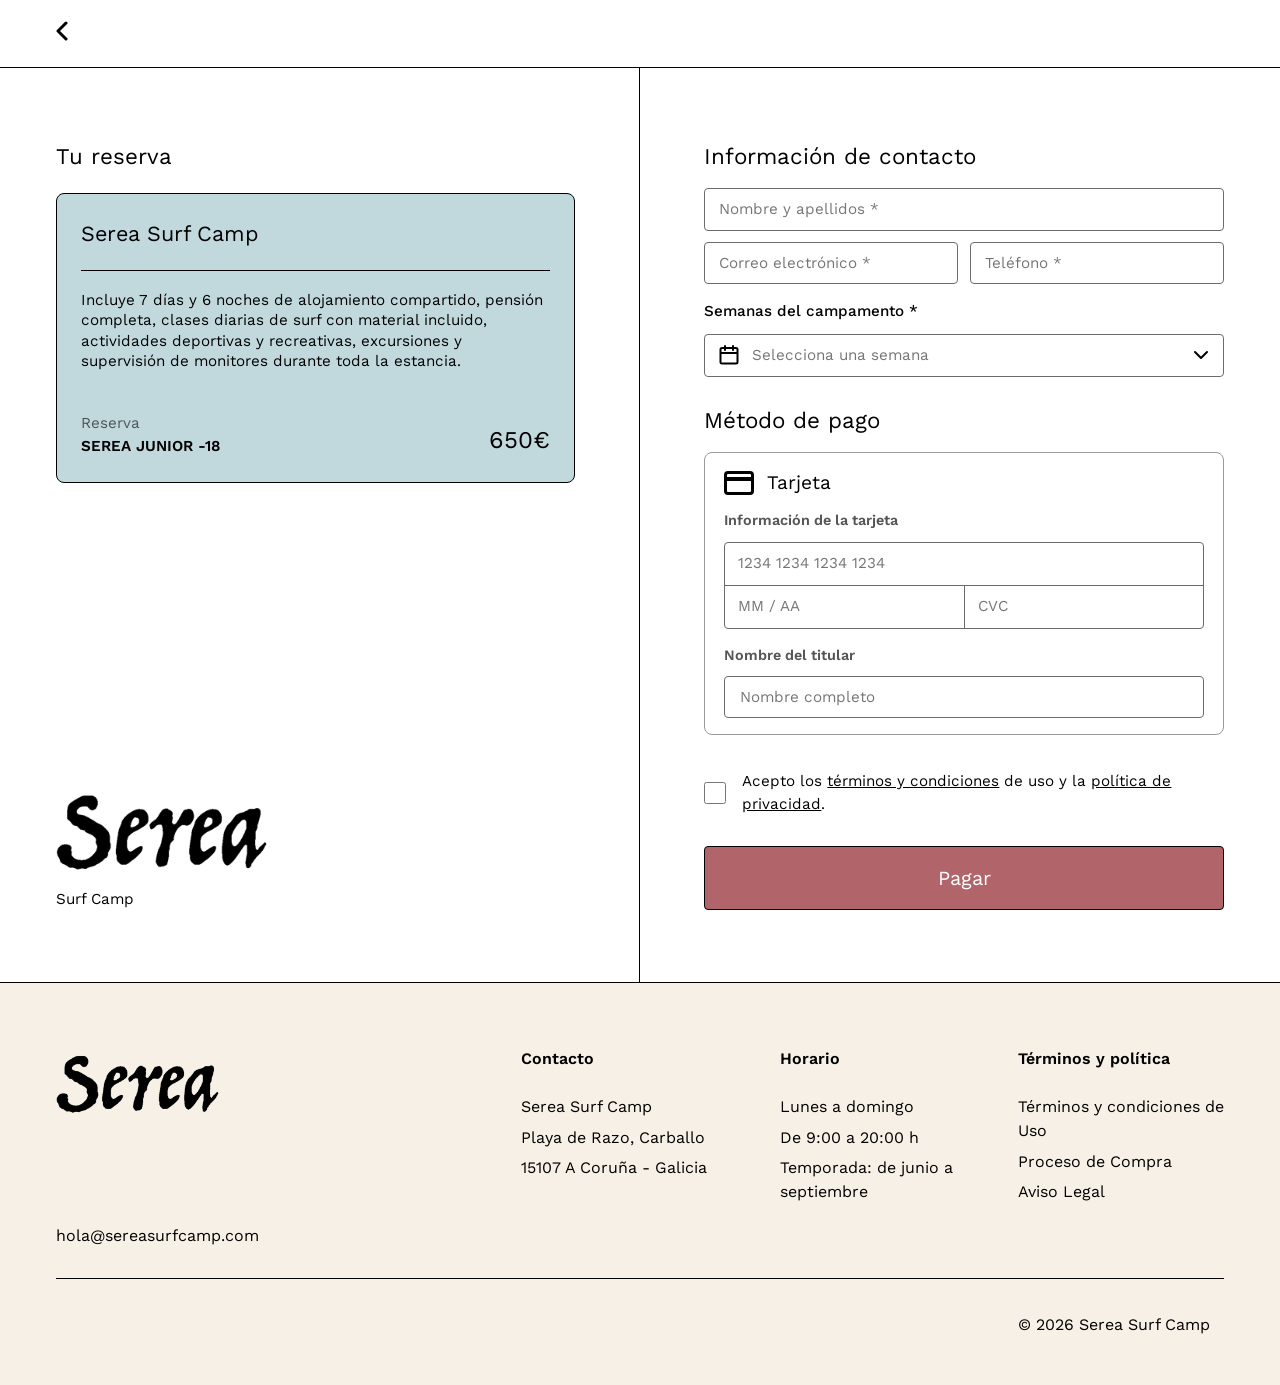
<file: compra.html>
<!DOCTYPE html>
<html lang="en">
<head>
    <meta charset="UTF-8">
    <meta name="viewport" content="width=device-width, initial-scale=1.0">
    <title>Compra</title>
    <link rel="preconnect" href="https://fonts.googleapis.com">
    <link rel="preconnect" href="https://fonts.gstatic.com" crossorigin>
    <link href="https://fonts.googleapis.com/css2?family=Work+Sans:ital,wght@0,100..900;1,100..900&display=swap" rel="stylesheet">
    <link rel="stylesheet" href="css/styles.css">
</head>

<body>

  <!-- BARRA SUPERIOR -->
  <header class="compra-barra">
    <a class="compra-barra__volver" href="tarifas.html" aria-label="Volver a tarifas">
      <svg width="12" height="20" viewBox="0 0 12 20" fill="none" xmlns="http://www.w3.org/2000/svg" aria-hidden="true">
        <path d="M10 2L2 10L10 18" stroke="currentColor" stroke-width="3" stroke-linecap="round" stroke-linejoin="round"/>
      </svg>
    </a>
  </header>

  <main class="compra">
    <!-- RESERVA -->
    <section class="reserva-col">
      <h1 class="compra__titulo">Tu reserva</h1>
      <article class="reserva reserva--junior">
        <h2 class="reserva__marca">Serea Surf Camp</h2>
        <p class="reserva__texto">Incluye 7 días y 6 noches de alojamiento compartido, pensión completa, clases diarias de surf con material incluido, actividades deportivas y recreativas, excursiones y supervisión de monitores durante toda la estancia.</p>

        <div class="reserva__pie">
          <div>
            <p class="reserva__etiqueta">Reserva</p>
            <p class="reserva__nombre">Serea Junior -18</p>
          </div>
          <p class="reserva__precio">650€</p>
        </div>
      </article>
      <div class="reserva-col__logo">
        <img src="img/logo-serea-negro.png" alt="Serea">
        <p>Surf Camp</p>
      </div>
    </section>

    <!-- FORMULARIO -->
    <section class="pago-col">
      <form class="pago" action="#">

        <h2 class="compra__titulo">Información de contacto</h2>

        <input class="campo" type="text" name="nombre" placeholder="Nombre y apellidos *" aria-label="Nombre y apellidos" required>

        <div class="pago__fila">
          <input class="campo" type="email" name="email" placeholder="Correo electrónico *" aria-label="Correo electrónico" required>
          <input class="campo" type="tel" name="telefono" placeholder="Teléfono *" aria-label="Teléfono" required>
        </div>

        <!-- SEMANAS -->
        <div class="seleccion seleccion--semanas">
          <p class="pago__etiqueta" id="semanas-etiqueta">Semanas del campamento *</p>

          <div class="semanas" id="semanas">
            <button type="button" class="semanas__boton" aria-expanded="false" aria-controls="semanas-lista" aria-labelledby="semanas-etiqueta">
              <svg width="20" height="20" viewBox="0 0 20 20" fill="none" xmlns="http://www.w3.org/2000/svg" aria-hidden="true">
                <rect x="1.5" y="3" width="17" height="15.5" rx="1.5" stroke="currentColor" stroke-width="2"/>
                <path d="M1.5 8H18.5" stroke="currentColor" stroke-width="2"/>
                <path d="M6 1V5M14 1V5" stroke="currentColor" stroke-width="2" stroke-linecap="round"/>
              </svg>
              <span class="semanas__texto">Selecciona una semana</span>
              <svg class="semanas__flecha" width="16" height="10" viewBox="0 0 16 10" fill="none" xmlns="http://www.w3.org/2000/svg" aria-hidden="true">
                <path d="M2 2L8 8L14 2" stroke="currentColor" stroke-width="2" stroke-linecap="round" stroke-linejoin="round"/>
              </svg>
            </button>
            <div class="semanas__lista" id="semanas-lista">
              <label class="semanas__opcion">
                <input type="checkbox" name="semanas" value="Semana 1 · 22-28 jun">
                <span>Semana 1</span>
                <span class="semanas__fechas">22 - 28 de junio</span>
              </label>
              <label class="semanas__opcion">
                <input type="checkbox" name="semanas" value="Semana 2 · 13-19 jul">
                <span>Semana 2</span>
                <span class="semanas__fechas">13 - 19 de julio</span>
              </label>
              <label class="semanas__opcion">
                <input type="checkbox" name="semanas" value="Semana 3 · 10-16 ago">
                <span>Semana 3</span>
                <span class="semanas__fechas">10 - 16 de agosto</span>
              </label>
              <label class="semanas__opcion">
                <input type="checkbox" name="semanas" value="Semana 4 · 7-13 sep">
                <span>Semana 4</span>
                <span class="semanas__fechas">7 - 13 de septiembre</span>
              </label>
            </div>
          </div>
        </div>

        <!-- DÍA -->
        <div class="seleccion seleccion--dia">
          <label class="pago__etiqueta" for="dia">Día de la jornada *</label>
          <input class="campo" type="date" id="dia" name="dia" min="2027-06-01" max="2027-09-30">
        </div>

        <h2 class="compra__titulo compra__titulo--pago">Método de pago</h2>
        
        <!-- TARJETA -->
        <div class="tarjeta">
          <p class="tarjeta__titulo">
            <svg width="30" height="24" viewBox="0 0 30 24" fill="none" xmlns="http://www.w3.org/2000/svg" aria-hidden="true">
              <rect x="1.5" y="1.5" width="27" height="21" rx="2.5" stroke="currentColor" stroke-width="3"/>
              <rect x="1.5" y="6" width="27" height="4" fill="currentColor"/>
            </svg>
            Tarjeta
          </p>

          <label class="tarjeta__etiqueta" for="numero">Información de la tarjeta</label>
          <div class="tarjeta__campos">
            <input class="tarjeta__numero" type="text" id="numero" name="numero" placeholder="1234 1234 1234 1234" inputmode="numeric" autocomplete="cc-number" required>
            <div class="tarjeta__fila">
              <input type="text" name="caducidad" placeholder="MM / AA" aria-label="Caducidad" autocomplete="cc-exp" required>
              <input type="text" name="cvc" placeholder="CVC" aria-label="CVC" inputmode="numeric" autocomplete="cc-csc" required>
            </div>
          </div>

          <label class="tarjeta__etiqueta" for="titular">Nombre del titular</label>
          <input class="campo campo--tarjeta" type="text" id="titular" name="titular" placeholder="Nombre completo" autocomplete="cc-name" required>
        </div>

        <!-- TÉRMINOS Y PAGAR -->
        <label class="acepto">
          <input type="checkbox" name="acepto" required>
          <span>Acepto los <a href="#">términos y condiciones</a> de uso y la <a href="#">política de privacidad</a>.</span>
        </label>

        <button class="pagar" type="submit">Pagar</button>

      </form>
    </section>

  </main>

  <!-- FOOTER -->
  <footer class="footer">
    <div class="footer__arriba">
      <div class="footer__marca">
        <img class="footer__logo" src="img/logo-serea-negro.png" alt="Serea Surf Camp">
        <a class="footer__email" href="mailto:hola@sereasurfcamp.com">hola@sereasurfcamp.com</a>
      </div>

      <div class="footer__col">
        <h2 class="footer__titulo">Contacto</h2>
        <ul class="footer__lista">
          <li>Serea Surf Camp</li>
          <li>Playa de Razo, Carballo</li>
          <li>15107 A Coruña - Galicia</li>
        </ul>
      </div>

      <div class="footer__col">
        <h2 class="footer__titulo">Horario</h2>
        <ul class="footer__lista">
          <li>Lunes a domingo</li>
          <li>De 9:00 a 20:00 h</li>
          <li>Temporada: de junio a septiembre</li>
        </ul>
      </div>

      <div class="footer__col">
        <h2 class="footer__titulo">Términos y política</h2>
        <ul class="footer__lista">
          <li><a href="#">Términos y condiciones de Uso</a></li>
          <li><a href="#">Proceso de Compra</a></li>
          <li><a href="#">Aviso Legal</a></li>
        </ul>
      </div>
    </div>

    <div class="footer__abajo">
      <p class="footer__copy">© 2026 Serea Surf Camp</p>
    </div>
  </footer>

  <!-- MODAL -->
  <div class="modal" id="modal">
    <div class="modal__caja" role="dialog" aria-modal="true" aria-labelledby="modal-titulo">
      <button type="button" class="modal__cerrar" aria-label="Cerrar">×</button>

      <h2 class="modal__titulo" id="modal-titulo">Reserva Confirmada</h2>
      <p class="modal__texto">Gracias, <span id="modal-nombre"></span> ¡Nos vemos pronto en Serea!</p>

      <dl class="modal__resumen">
        <div>
          <dt>Tarifa</dt>
          <dd id="modal-tarifa"></dd>
        </div>
        <div>
          <dt id="modal-etiqueta">Semana</dt>
          <dd id="modal-semanas"></dd>
        </div>
        <div>
          <dt>Total</dt>
          <dd id="modal-precio"></dd>
        </div>
      </dl>

      <a class="modal__boton" href="index.html">Volver al inicio</a>
    </div>
  </div>

  <!-- SCRIPTS -->
  <!-- jQuery  -->
  <script src="https://code.jquery.com/jquery-3.7.1.min.js"></script>
  <!-- MI SCRIPT  -->
  <script src="js/compra.js"></script>
</body>
</file>
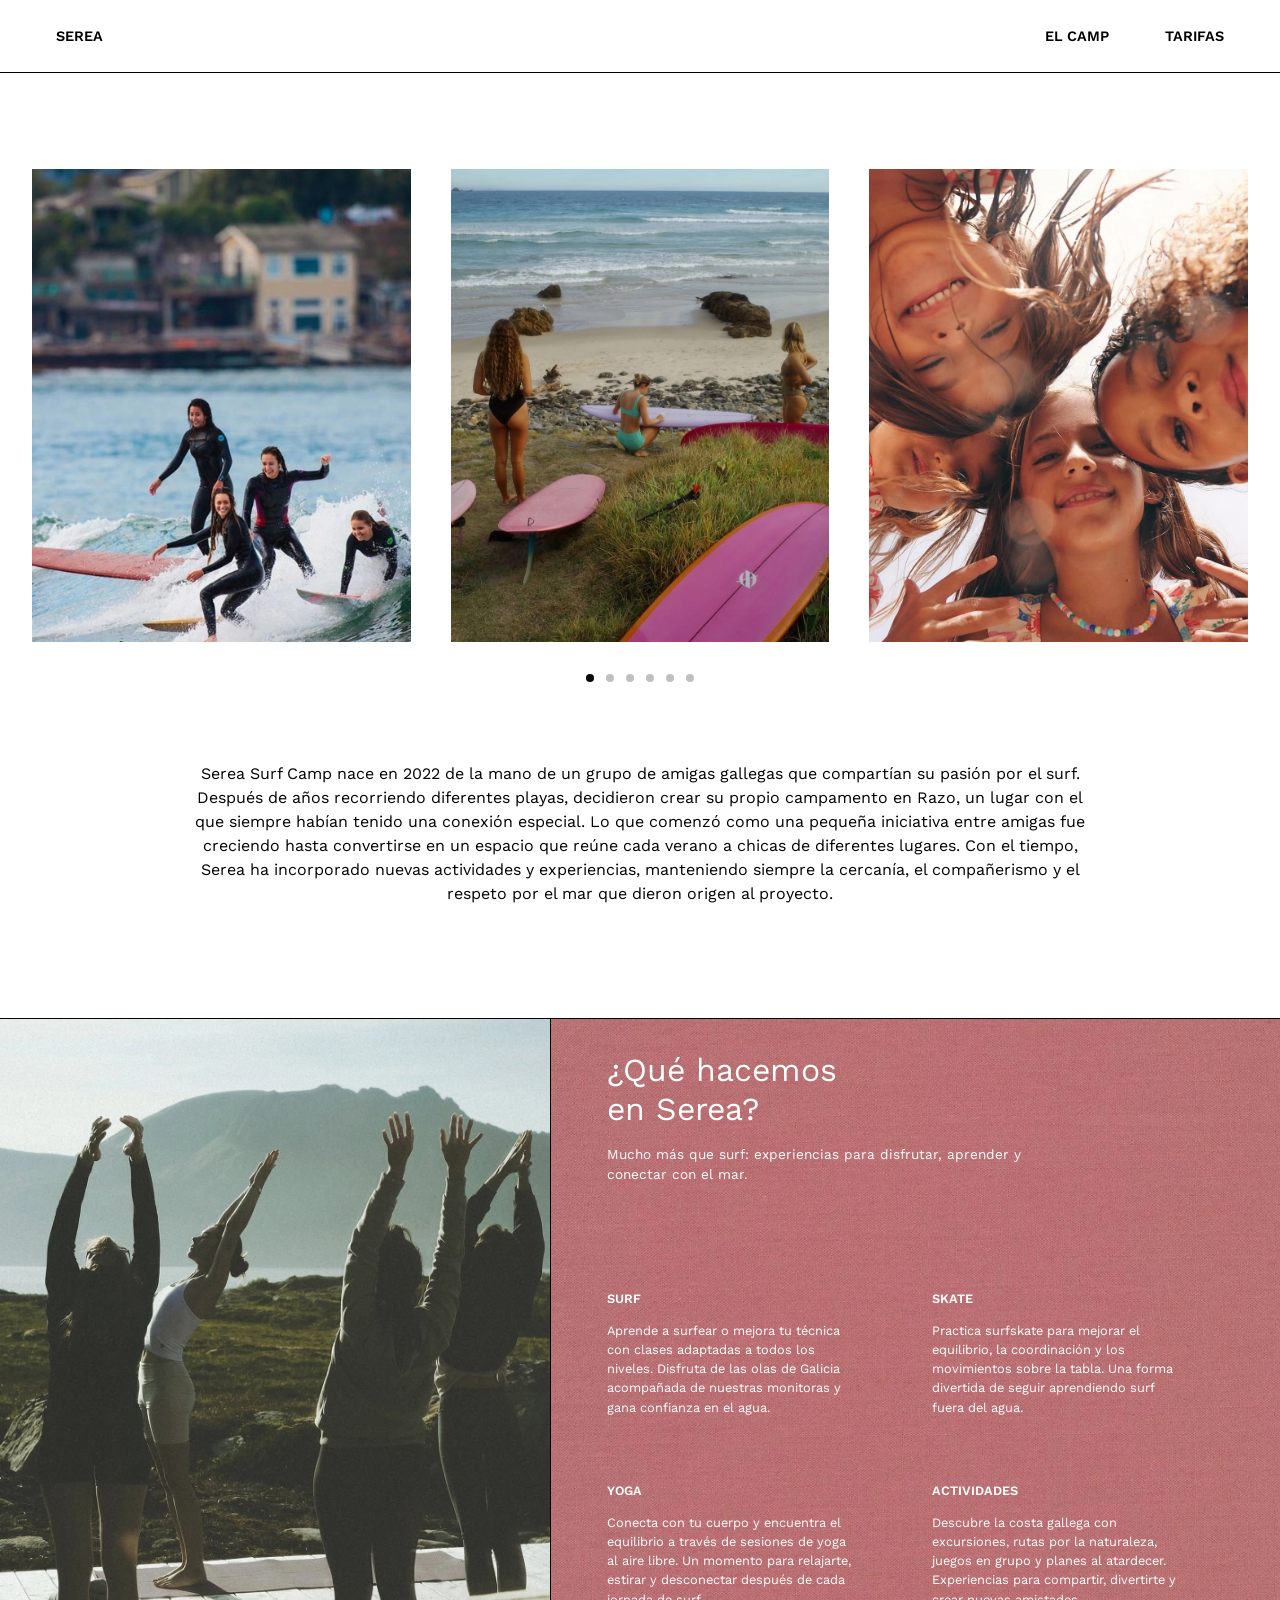
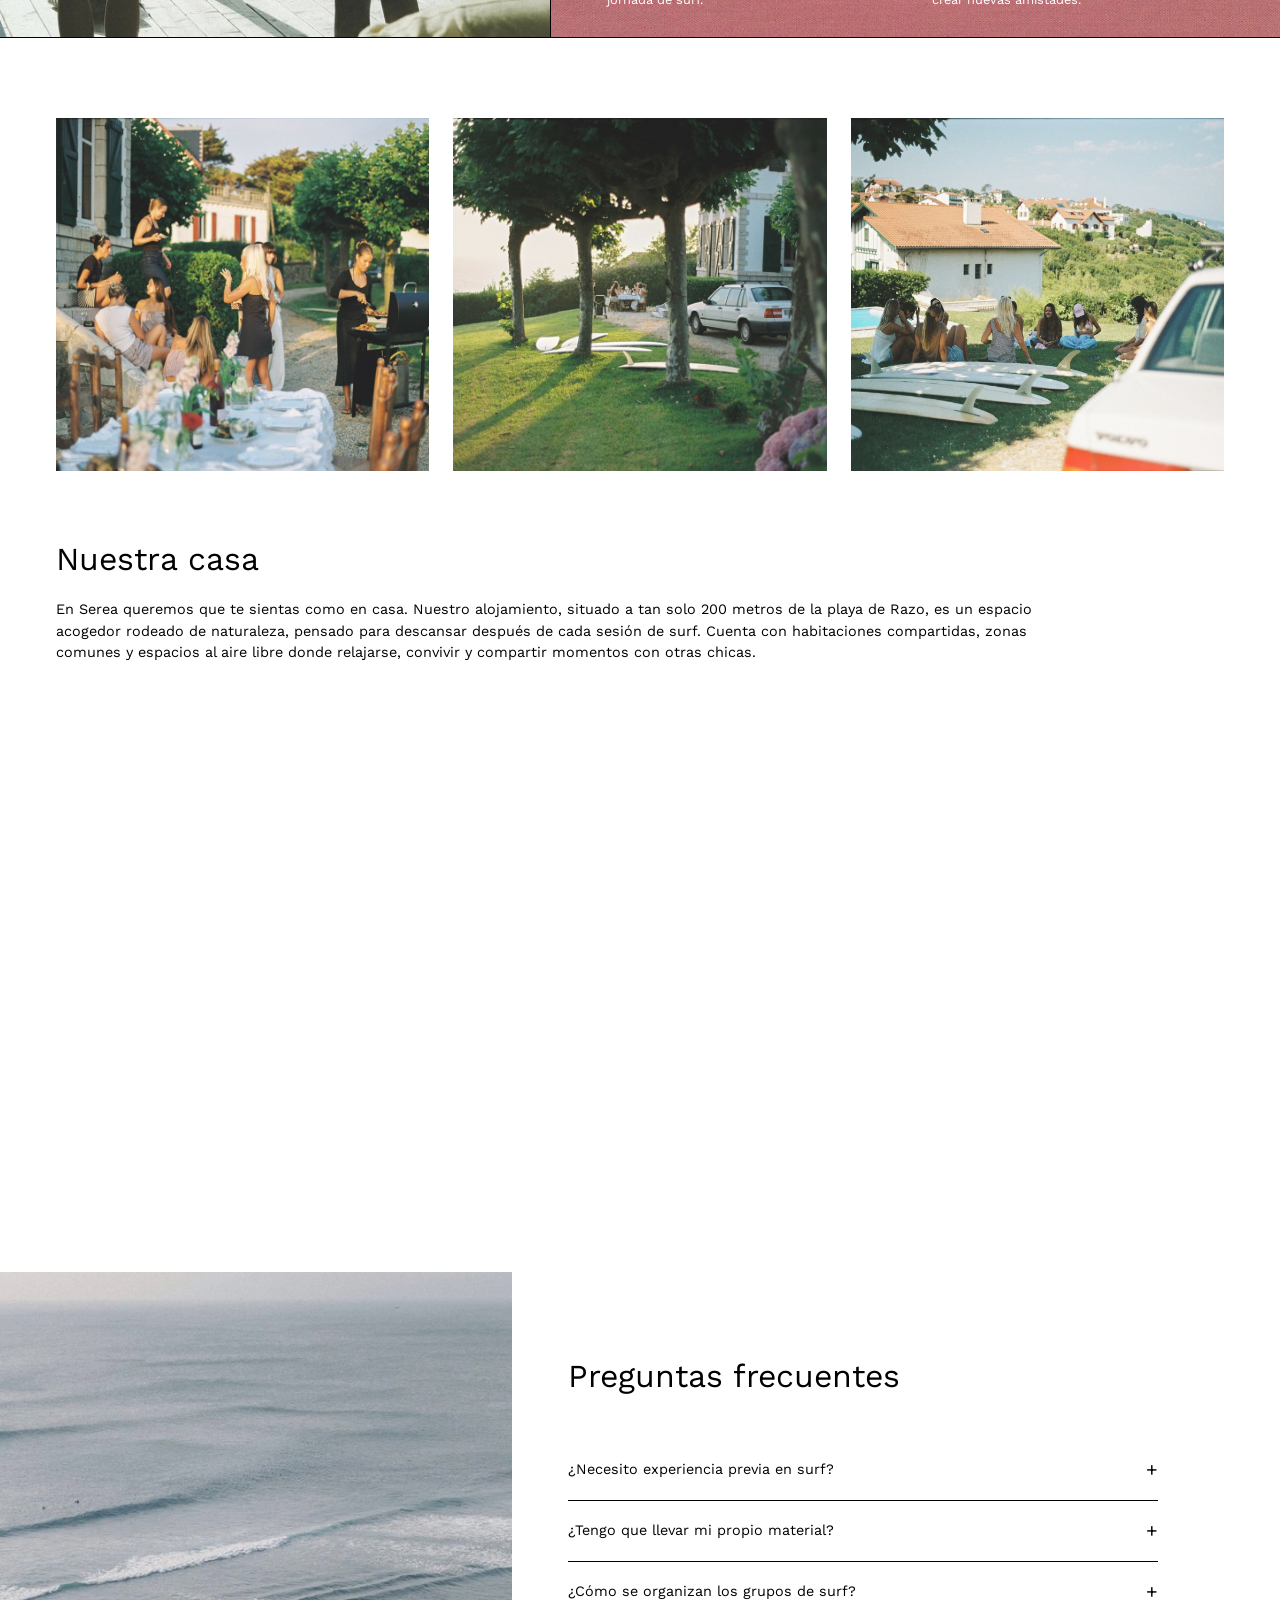
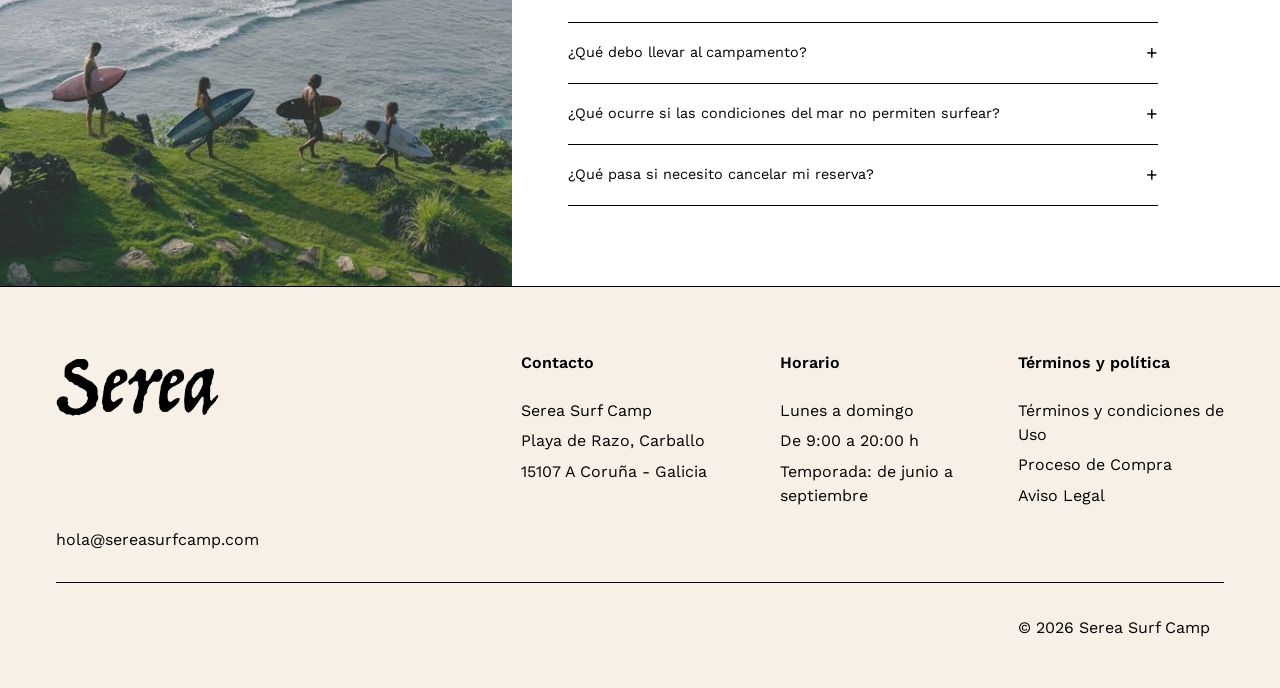
<file: el-camp.html>
<!DOCTYPE html>
<html lang="en">
<head>
    <meta charset="UTF-8">
    <meta name="viewport" content="width=device-width, initial-scale=1.0">
    <title>El Camp</title>
    <link rel="preconnect" href="https://fonts.googleapis.com">
    <link rel="preconnect" href="https://fonts.gstatic.com" crossorigin>
    <link href="https://fonts.googleapis.com/css2?family=Work+Sans:ital,wght@0,100..900;1,100..900&display=swap" rel="stylesheet">
    <!-- AOS  -->
    <link href="https://unpkg.com/aos@2.3.1/dist/aos.css" rel="stylesheet">
    <link rel="stylesheet" href="css/styles.css">
</head>

<body>
  <!-- HEADER  -->
  <header class="header">
    <div class="header__barra">
      <a class="header__logo" href="index.html">Serea</a>
      <button class="header__boton" type="button" aria-label="Abrir menú">
        <span></span>
        <span></span>
        <span></span>
      </button>
    </div>
    <nav class="header__nav">
      <ul class="header__lista">
        <li><a class="header__link" href="el-camp.html">El camp</a></li>
        <li><a class="header__link" href="tarifas.html">Tarifas</a></li>
      </ul>
    </nav>
  </header>

  <main>
    <!-- CARRUSEL -->
    <section class="carrusel">
      <div class="carrusel__ventana">
        <div class="carrusel__pista">
          <img class="carrusel__foto" src="img/carrusel-1.jpg" alt="Chicas surfeando una ola">
          <img class="carrusel__foto" src="img/carrusel-2.jpg" alt="Playa con tablas de surf rosas">
          <img class="carrusel__foto" src="img/carrusel-3.jpg" alt="Dos chicas sonriendo tumbadas en el césped">
          <img class="carrusel__foto" src="img/carrusel-4.jpg" alt="Chica agachada junto a una tabla blanca">
          <img class="carrusel__foto" src="img/carrusel-5.jpg" alt="Chicas patinando en un parque">
          <img class="carrusel__foto" src="img/carrusel-6.jpg" alt="Chicas haciendo un picnic sobre el césped">
        </div>
      </div>
      <div class="carrusel__puntos"></div>
    </section>

    <!-- INTRODUCCIÓN  -->
    <section class="camp-intro">
      <p class="camp-intro__texto" data-aos="fade-up">Serea Surf Camp nace en 2022 de la mano de un grupo de amigas gallegas que compartían su pasión por el surf. Después de años recorriendo diferentes playas, decidieron crear su propio campamento en Razo, un lugar con el que siempre habían tenido una conexión especial. Lo que comenzó como una pequeña iniciativa entre amigas fue creciendo hasta convertirse en un espacio que reúne cada verano a chicas de diferentes lugares. Con el tiempo, Serea ha incorporado nuevas actividades y experiencias, manteniendo siempre la cercanía, el compañerismo y el respeto por el mar que dieron origen al proyecto.</p>
    </section>

    <!-- ACTIVIDADES    -->
    <section class="actividades">
      <img class="actividades__foto" src="img/que-hacemos.jpg" alt="Chicas haciendo yoga frente al mar">

      <div class="actividades__panel">
        <h2 class="actividades__titulo">¿Qué hacemos<br>en Serea?</h2>
        <p class="actividades__intro">Mucho más que surf: experiencias para disfrutar, aprender y conectar con el mar.</p>

        <div class="actividades__lista">
          <article class="actividad">
            <h3 class="actividad__titulo">Surf</h3>
            <p class="actividad__texto">Aprende a surfear o mejora tu técnica con clases adaptadas a todos los niveles. Disfruta de las olas de Galicia acompañada de nuestras monitoras y gana confianza en el agua.</p>
          </article>

          <article class="actividad">
            <h3 class="actividad__titulo">Skate</h3>
            <p class="actividad__texto">Practica surfskate para mejorar el equilibrio, la coordinación y los movimientos sobre la tabla. Una forma divertida de seguir aprendiendo surf fuera del agua.</p>
          </article>

          <article class="actividad">
            <h3 class="actividad__titulo">Yoga</h3>
            <p class="actividad__texto">Conecta con tu cuerpo y encuentra el equilibrio a través de sesiones de yoga al aire libre. Un momento para relajarte, estirar y desconectar después de cada jornada de surf.</p>
          </article>

          <article class="actividad">
            <h3 class="actividad__titulo">Actividades</h3>
            <p class="actividad__texto">Descubre la costa gallega con excursiones, rutas por la naturaleza, juegos en grupo y planes al atardecer. Experiencias para compartir, divertirte y crear nuevas amistades.</p>
          </article>
        </div>
      </div>
    </section>

    <!-- NUESTRA CASA  -->
    <section class="casa">
      <div class="casa__fotos">
        <img class="casa__foto" data-aos="fade-up" data-aos-delay="0" src="img/casa-1.jpg" alt="Mesa preparada en el jardín de la casa">
        <img class="casa__foto" data-aos="fade-up" data-aos-delay="200" src="img/casa-2.jpg" alt="Jardín de la casa con árboles y un coche">
        <img class="casa__foto" data-aos="fade-up" data-aos-delay="400" src="img/casa-3.jpg" alt="Chicas sentadas en el césped junto a las tablas de surf">
      </div>

      <h2 class="casa__titulo" data-aos="fade-up">Nuestra casa</h2>
      <p class="casa__texto" data-aos="fade-up" data-aos-delay="150">En Serea queremos que te sientas como en casa. Nuestro alojamiento, situado a tan solo 200 metros de la playa de Razo, es un espacio acogedor rodeado de naturaleza, pensado para descansar después de cada sesión de surf. Cuenta con habitaciones compartidas, zonas comunes y espacios al aire libre donde relajarse, convivir y compartir momentos con otras chicas.</p>
    </section>

    <!-- MAPA -->
    <section class="mapa">
      <iframe
        class="mapa__iframe"
       src="https://www.google.com/maps?q=43.2860,-8.7080&z=18&output=embed"
       title="Ubicación de Serea Surf Camp"
       loading="lazy"
      referrerpolicy="no-referrer-when-downgrade"
       allowfullscreen>
      </iframe>
    </section>

    <!-- PREGUNTAS FRECUENTES -->
    <section class="faq">
      <img class="faq__foto" src="img/faq.jpg" alt="Chicas con tablas de surf sobre un acantilado verde">

      <div class="faq__contenido">
        <h2 class="faq__titulo">Preguntas frecuentes</h2>

        <div class="faq__item">
          <button type="button" class="faq__pregunta">¿Necesito experiencia previa en surf?</button>
          <div class="faq__respuesta">
            <p>¡Para nada! En Serea damos la bienvenida a chicas de todos los niveles, desde principiantes hasta quienes ya tienen experiencia. Adaptamos las clases para que cada una aprenda a su ritmo.</p>
          </div>
        </div>

        <div class="faq__item">
          <button type="button" class="faq__pregunta">¿Tengo que llevar mi propio material?</button>
          <div class="faq__respuesta">
            <p>No es necesario. Nosotras te proporcionamos todo el material que necesitas para las clases, incluyendo tabla de surf y neopreno. ¡Tú solo tienes que traer las ganas!</p>
          </div>
        </div>

        <div class="faq__item">
          <button type="button" class="faq__pregunta">¿Cómo se organizan los grupos de surf?</button>
          <div class="faq__respuesta">
            <p>Organizamos los grupos según el nivel y la experiencia de cada participante. Así conseguimos que todas disfruten de las clases y aprendan de forma segura y personalizada.</p>
          </div>
        </div>

        <div class="faq__item">
          <button type="button" class="faq__pregunta">¿Qué debo llevar al campamento?</button>
          <div class="faq__respuesta">
            <p>Te recomendamos traer bañador, toalla, protector solar, ropa cómoda, zapatillas y tus artículos personales. Del material de surf nos encargamos nosotras.</p>
          </div>
        </div>

        <div class="faq__item">
          <button type="button" class="faq__pregunta">¿Qué ocurre si las condiciones del mar no permiten surfear?</button>
          <div class="faq__respuesta">
            <p>¡Siempre tenemos un plan B! Si las condiciones no son adecuadas, adaptamos la programación con actividades como yoga, skate, excursiones y otros planes en grupo.</p>
          </div>
        </div>

        <div class="faq__item">
          <button type="button" class="faq__pregunta">¿Qué pasa si necesito cancelar mi reserva?</button>
          <div class="faq__respuesta">
            <p>Si necesitas cancelar tu reserva, ponte en contacto con nosotras lo antes posible. Te informaremos de las opciones disponibles según la antelación y las condiciones de cancelación de tu tarifa.</p>
          </div>
        </div>
      </div>
    </section>

  </main>

  <!-- FOOTER  -->
  <footer class="footer">
    <div class="footer__arriba">
      <div class="footer__marca">
        <img class="footer__logo" src="img/logo-serea-negro.png" alt="Serea Surf Camp">
        <a class="footer__email" href="mailto:hola@sereasurfcamp.com">hola@sereasurfcamp.com</a>
      </div>

      <div class="footer__col">
        <h2 class="footer__titulo">Contacto</h2>
        <ul class="footer__lista">
          <li>Serea Surf Camp</li>
          <li>Playa de Razo, Carballo</li>
          <li>15107 A Coruña - Galicia</li>
        </ul>
      </div>

      <div class="footer__col">
        <h2 class="footer__titulo">Horario</h2>
        <ul class="footer__lista">
          <li>Lunes a domingo</li>
          <li>De 9:00 a 20:00 h</li>
          <li>Temporada: de junio a septiembre</li>
        </ul>
      </div>

      <div class="footer__col">
        <h2 class="footer__titulo">Términos y política</h2>
        <ul class="footer__lista">
          <li><a href="#">Términos y condiciones de Uso</a></li>
          <li><a href="#">Proceso de Compra</a></li>
          <li><a href="#">Aviso Legal</a></li>
        </ul>
      </div>
    </div>

    <div class="footer__abajo">
      <p class="footer__copy">© 2026 Serea Surf Camp</p>
    </div>
  </footer>

  <!-- SCRIPTS -->
  <!-- jQuery   -->
  <script src="https://code.jquery.com/jquery-3.7.1.min.js"></script>
  <!-- AOS  -->
   <script src="https://unpkg.com/aos@2.3.1/dist/aos.js"></script>
  <!-- MI SCRIPT -->
  <script src="js/script.js"></script>
  <script src="js/carrusel.js"></script>
  <script src="js/faq.js"></script>    
</body>
</html>
</file>
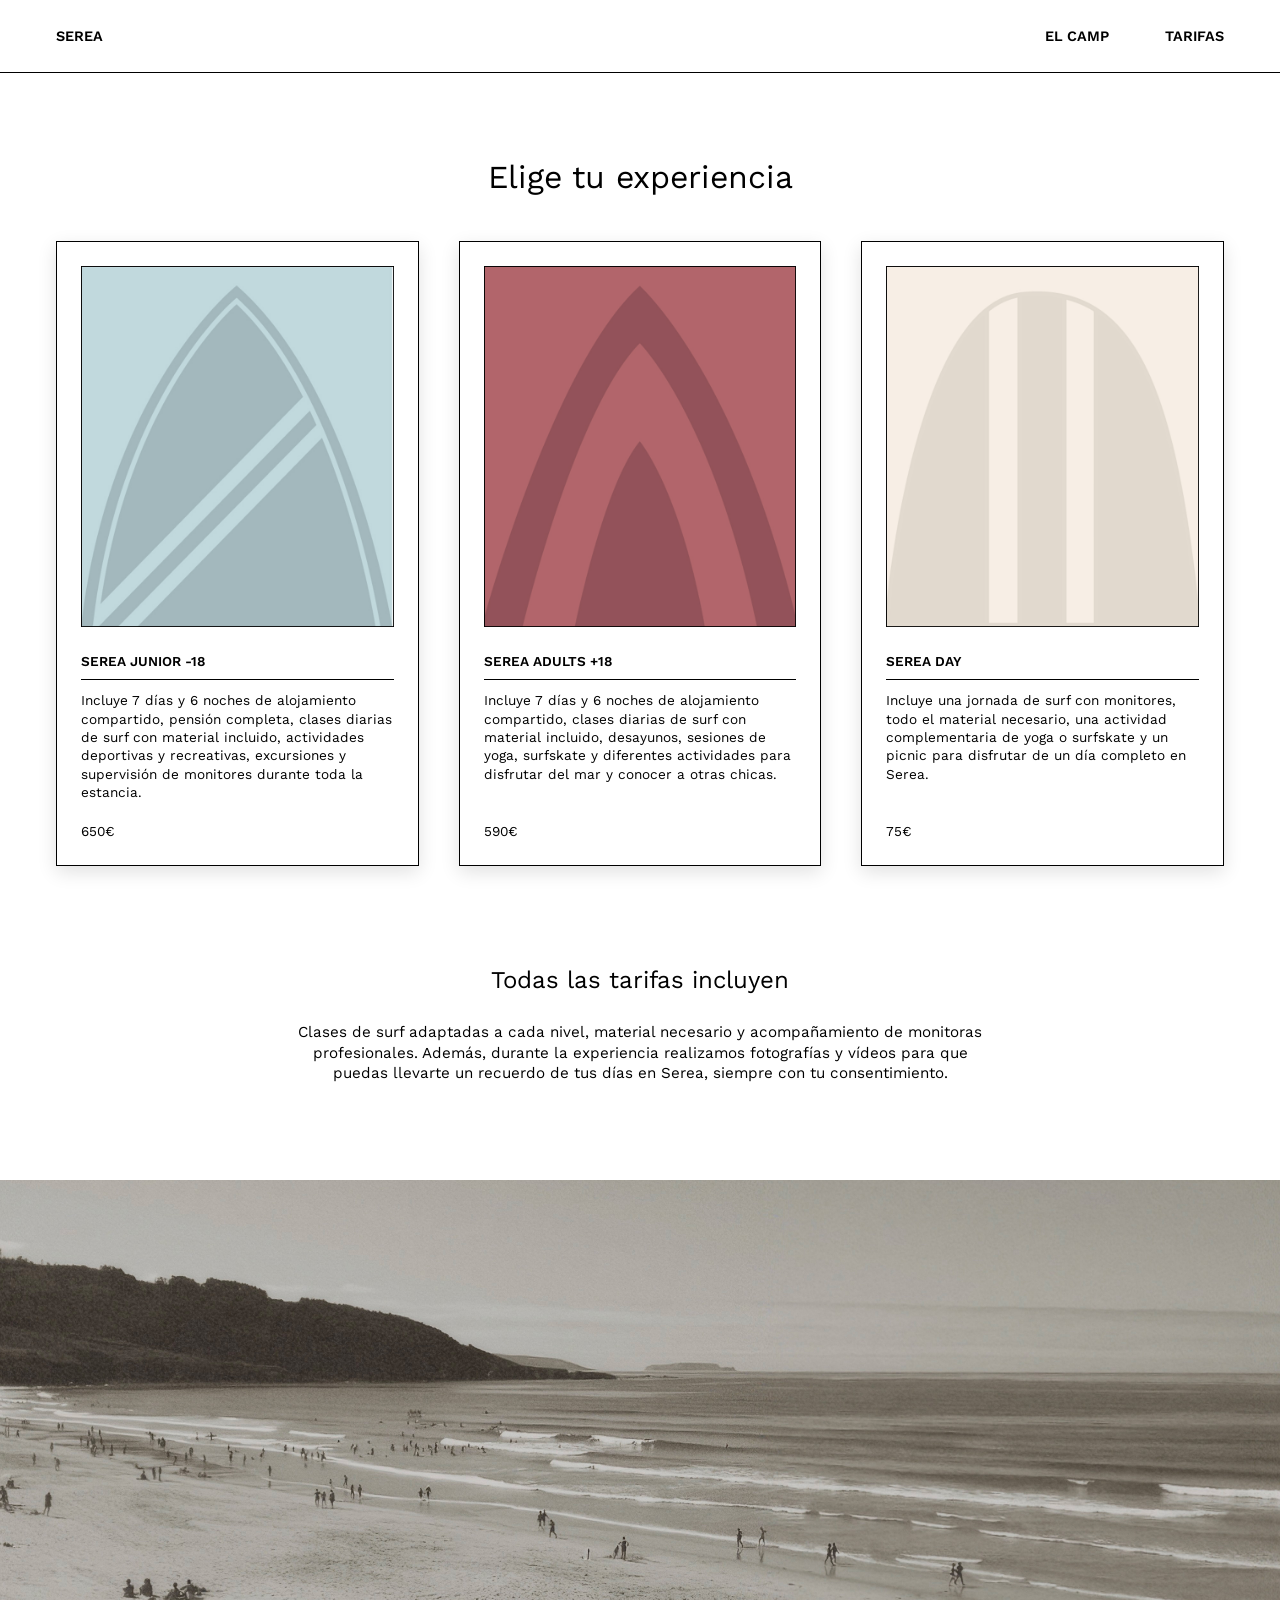
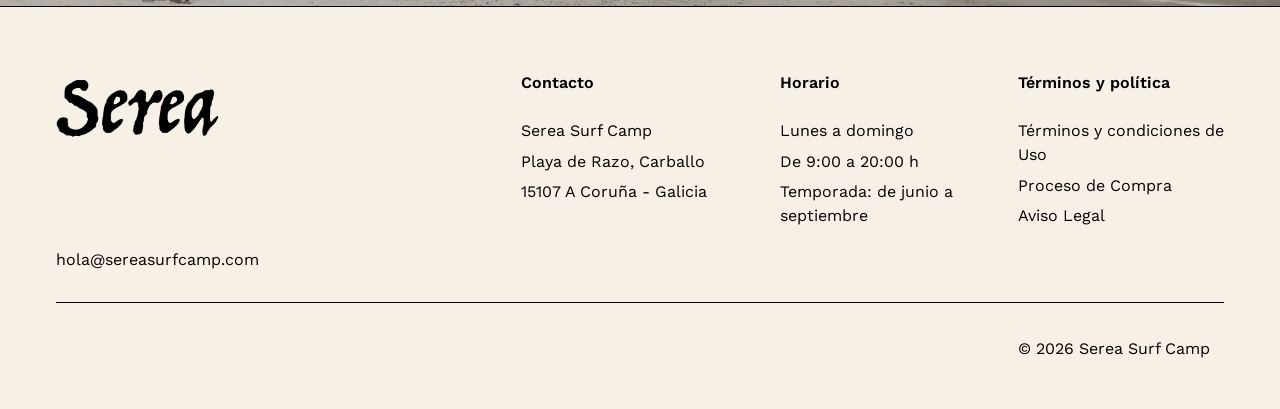
<file: tarifas.html>
<!DOCTYPE html>
<html lang="en">
<head>
    <meta charset="UTF-8">
    <meta name="viewport" content="width=device-width, initial-scale=1.0">
    <title>Tarifas</title>
    <link rel="preconnect" href="https://fonts.googleapis.com">
    <link rel="preconnect" href="https://fonts.gstatic.com" crossorigin>
    <link href="https://fonts.googleapis.com/css2?family=Work+Sans:ital,wght@0,100..900;1,100..900&display=swap" rel="stylesheet">
    <!-- AOS  -->
    <link href="https://unpkg.com/aos@2.3.1/dist/aos.css" rel="stylesheet">
    <link rel="stylesheet" href="css/styles.css">
</head>

<body>
  <!-- HEADER  -->
  <header class="header">
    <div class="header__barra">
      <a class="header__logo" href="index.html">Serea</a>
      <button class="header__boton" type="button" aria-label="Abrir menú">
        <span></span>
        <span></span>
        <span></span>
      </button>
    </div>
    <nav class="header__nav">
      <ul class="header__lista">
        <li><a class="header__link" href="el-camp.html">El camp</a></li>
        <li><a class="header__link" href="tarifas.html">Tarifas</a></li>
      </ul>
    </nav>
  </header>

  <main>
    <!-- TARIFAS -->
    <section class="tarifas">
      <h1 class="tarifas__titulo">Elige tu experiencia</h1>
      <div class="tarifas__lista">
        <a class="tarifa" href="compra.html?tarifa=junior">
          <img class="tarifa__foto" src="img/tarifa-junior.jpg" alt="Ilustración de una tabla de surf en azul">
          <h2 class="tarifa__nombre">Serea Junior -18</h2>
          <p class="tarifa__texto">Incluye 7 días y 6 noches de alojamiento compartido, pensión completa, clases diarias de surf con material incluido, actividades deportivas y recreativas, excursiones y supervisión de monitores durante toda la estancia.</p>
          <p class="tarifa__precio">650€</p>
        </a>

        <a class="tarifa" href="compra.html?tarifa=adults">
          <img class="tarifa__foto" src="img/tarifa-adults.jpg" alt="Ilustración de una tabla de surf en rosa">
          <h2 class="tarifa__nombre">Serea Adults +18</h2>
          <p class="tarifa__texto">Incluye 7 días y 6 noches de alojamiento compartido, clases diarias de surf con material incluido, desayunos, sesiones de yoga, surfskate y diferentes actividades para disfrutar del mar y conocer a otras chicas.</p>
          <p class="tarifa__precio">590€</p>
        </a>

        <a class="tarifa" href="compra.html?tarifa=day">
          <img class="tarifa__foto" src="img/tarifa-day.jpg" alt="Ilustración de una tabla de surf en crema">
          <h2 class="tarifa__nombre">Serea Day</h2>
          <p class="tarifa__texto">Incluye una jornada de surf con monitores, todo el material necesario, una actividad complementaria de yoga o surfskate y un picnic para disfrutar de un día completo en Serea.</p>
          <p class="tarifa__precio">75€</p>
        </a>
      </div>
    </section>

    <!-- TODAS LAS TARIFAS INCLUYEN -->
    <section class="incluye" data-aos="fade-up">
      <h2 class="incluye__titulo">Todas las tarifas incluyen</h2>
      <p class="incluye__texto">Clases de surf adaptadas a cada nivel, material necesario y acompañamiento de monitoras profesionales. Además, durante la experiencia realizamos fotografías y vídeos para que puedas llevarte un recuerdo de tus días en Serea, siempre con tu consentimiento.</p>
    </section>

    <!-- FOTO PLAYA -->
    <img class="tarifas-playa" src="img/tarifas-playa.jpg" alt="Vista de la playa de Razo en blanco y negro">
  </main>

  <!-- FOOTER -->
  <footer class="footer">
    <div class="footer__arriba">
      <div class="footer__marca">
        <img class="footer__logo" src="img/logo-serea-negro.png" alt="Serea Surf Camp">
        <a class="footer__email" href="mailto:hola@sereasurfcamp.com">hola@sereasurfcamp.com</a>
      </div>

      <div class="footer__col">
        <h2 class="footer__titulo">Contacto</h2>
        <ul class="footer__lista">
          <li>Serea Surf Camp</li>
          <li>Playa de Razo, Carballo</li>
          <li>15107 A Coruña - Galicia</li>
        </ul>
      </div>

      <div class="footer__col">
        <h2 class="footer__titulo">Horario</h2>
        <ul class="footer__lista">
          <li>Lunes a domingo</li>
          <li>De 9:00 a 20:00 h</li>
          <li>Temporada: de junio a septiembre</li>
        </ul>
      </div>

      <div class="footer__col">
        <h2 class="footer__titulo">Términos y política</h2>
        <ul class="footer__lista">
          <li><a href="#">Términos y condiciones de Uso</a></li>
          <li><a href="#">Proceso de Compra</a></li>
          <li><a href="#">Aviso Legal</a></li>
        </ul>
      </div>
    </div>

    <div class="footer__abajo">
      <p class="footer__copy">© 2026 Serea Surf Camp</p>
    </div>
  </footer>

  <!-- SCRIPTS  -->
  <!-- jQuery  -->
  <script src="https://code.jquery.com/jquery-3.7.1.min.js"></script>
  <!-- AOS  -->
  <script src="https://unpkg.com/aos@2.3.1/dist/aos.js"></script>
  <!-- MI SCRIPT -->
  <script src="js/script.js"></script>
</body>
</html>
</file>
<file: css/styles.css>
/* GENERAL  */
:root {
  --color-texto: #000000;
  --color-fondo: #ffffff;
  --color-azul: #c1d8dd;
  --color-rosa: #b1656a;
  --color-rosa-oscuro: #8f4f54;
  --color-crema: #f7f0e6;
  --fuente: "Work Sans", Arial, sans-serif;
  --margen-lateral: 3.5rem;
}
 
* {
  margin: 0;
  padding: 0;
  box-sizing: border-box;
}
 
body {
  font-family: var(--fuente);
  font-size: 1rem;
  line-height: 1.5;
  color: var(--color-texto);
  background-color: var(--color-fondo);
  overflow-x: hidden;
}
 
img {
  display: block;
  max-width: 100%;
}
 
a {
  color: inherit;
  text-decoration: none;
}
 
ul {
  list-style: none;
}
 
/* HEADER  */
.header {
  display: flex;
  justify-content: space-between;
  align-items: center;
  padding: 1.5rem var(--margen-lateral);
  background-color: var(--color-fondo);
  border-bottom: 1px solid var(--color-texto);
  position: sticky;
  top: 0;
  z-index: 1000;
}
 
.header__logo,
.header__link {
  font-size: 0.9rem;
  font-weight: 600;
  text-transform: uppercase;
}
 
.header__lista {
  display: flex;
  gap: 3.5rem;
}
 
.header__boton {
  display: none;
}
 
.header--transparente {
  position: fixed;
  left: 0;
  width: 100%;
  background-color: transparent;
  color: #ffffff;
  border-bottom: 1px solid rgba(255, 255, 255, 0.6);
  transition: background-color 0.3s ease, color 0.3s ease, border-color 0.3s ease;
}

.header--transparente.header--solido {
  background-color: var(--color-fondo);
  color: var(--color-texto);
  border-bottom-color: var(--color-texto);
}
 
/* FOOTER  */
.footer {
  padding: 4rem var(--margen-lateral) 3rem;
  background-color: var(--color-crema);
  border-top: 1px solid var(--color-texto);
}

.footer__arriba,
.footer__abajo {
  display: grid;
  grid-template-columns: 2.1fr 1.1fr 1fr 1fr;
  gap: 2rem;
}

.footer__arriba {
  min-height: 14.5rem;
  padding-bottom: 1.75rem;
  border-bottom: 1px solid var(--color-texto);
}

.footer__arriba > :nth-child(3) {
  max-width: 220px;
}

.footer__marca {
  display: flex;
  flex-direction: column;
}

.footer__logo {
  width: 10.8rem;
  margin-top: -1.1rem;
}

.footer__email {
  align-self: flex-start;
  margin-top: auto;
  padding-bottom: 2px;
  background: linear-gradient(currentColor, currentColor) left bottom / 0 1px no-repeat;
  transition: background-size 0.3s ease;
}

.footer__email:hover {
  background-size: 100% 1px;
}

.footer__titulo {
  margin-bottom: 1.5rem;
  font-size: 1rem;
  font-weight: 600;
}

.footer__lista li {
  margin-bottom: 0.4rem;
}

.footer__abajo {
  padding-top: 2.1rem;
}

.footer__copy {
  grid-column: 4;
}

/* BOTON  */
.boton {
  display: inline-block;
  padding: 0.5rem 0.8rem;
  font-size: 0.9rem;
  text-transform: uppercase;
  color: var(--color-texto);
  background-color: transparent;
  border: 1px solid var(--color-texto);
  border-radius: 4px;
  transition: background-color 0.3s ease, border-color 0.3s ease, color 0.3s ease;
}

.boton:hover {
  background-color: var(--color-rosa);
  border-color: var(--color-rosa);
  color: var(--color-fondo);
}
 

/* INDEX */

/* HERO  */
.hero {
  display: flex;
  flex-direction: column;
  justify-content: flex-end;
  height: 100vh;
  min-height: 600px;
  padding: 0 var(--margen-lateral) 5rem;
  background: url("../img/hero.jpg") center / cover no-repeat;
  color: #ffffff;
}
 
.hero__logo {
  width: 12.5rem;
}
 
.hero__subtitulo {
  margin-top: 0.5rem;
  font-size: 0.95rem;
}

/* MARCAS */ 
.marcas {
  overflow: hidden;
  padding: 4rem 0;
  border-bottom: 1px solid var(--color-texto);
}

.marcas__pista {
  display: flex;
  align-items: center;
  width: max-content;
  animation: marcas-desplazar 25s linear infinite;
}

.marcas__pista img {
  height: 4.5rem;
  width: auto;
  margin: 0 4rem;
}

.marcas__pista .marcas__billabong {
  height: 7rem;
}

@keyframes marcas-desplazar {
  from { transform: translateX(0); }
  to   { transform: translateX(-25%); }
}
 
/* SIGNIFICADO */
.significado {
  display: flex;
  flex-direction: column;
  align-items: center;
  padding: 7rem var(--margen-lateral);
  text-align: center;
  background: var(--color-azul) url("../img/textura-azul.jpg") center / cover;
  border-bottom: 1px solid var(--color-texto);
}
 
.significado__titulo {
  margin-bottom: 1.5rem;
  font-size: 2rem;
  font-weight: 400;
  font-style: italic;
}
 
.significado__texto {
  max-width: 56rem;
}
 
/* PRESENTACIÓN */
.presentacion {
  display: grid;
  grid-template-columns: 45fr 55fr;
  gap: 3rem;
  align-items: start;
  padding: 5rem var(--margen-lateral);
}
 
.presentacion__foto {
  width: 100%;
}
 
.presentacion__contenido {
  max-width: 34rem;
}
 
.presentacion__texto {
  margin-bottom: 2rem;
}

/* EL CAMP  */

/* CARRUSEL */
.carrusel {
  padding: 6rem 0 0;
}

.carrusel__ventana {
  width: 95%;
  max-width: 1500px;
  margin: 0 auto;
  overflow: hidden;
  touch-action: pan-y;
}

.carrusel__pista {
  position: relative;
  display: flex;
  gap: 2.5rem;
  transition: transform 0.6s ease;
}

.carrusel__foto {
  flex: 0 0 calc((100% - 5rem) / 3);
  min-width: 0;
  aspect-ratio: 4 / 5;
  object-fit: cover;
}

.carrusel__puntos {
  display: flex;
  justify-content: center;
  gap: 0.75rem;
  margin-top: 2rem;
}

.carrusel__punto {
  width: 8px;
  height: 8px;
  padding: 0;
  border: none;
  border-radius: 50%;
  background-color: var(--color-texto);
  opacity: 0.25;
  cursor: pointer;
  transition: opacity 0.3s ease;
}

.carrusel__punto.activo {
  opacity: 1;
}

/* INTRODUCCIÓN */
.camp-intro {
  padding: 5rem var(--margen-lateral) 7rem;
  text-align: center;
}
 
.camp-intro__texto {
  max-width: 56rem;
  margin: 0 auto;
}
 
/* ACTIVIDADES */
.actividades {
  display: grid;
  grid-template-columns: 43% 57%;
  height: 620px;
  overflow: hidden;
  border-top: 1px solid var(--color-texto);
  border-bottom: 1px solid var(--color-texto);
}

.actividades__foto {
  width: 100%;
  height: 100%;
  object-fit: cover;
  object-position: center 35%;
}

.actividades__panel {
  display: flex;
  flex-direction: column;
  min-width: 0;
  padding: 2rem 3.5rem;
  color: #ffffff;
  background: var(--color-rosa) url("../img/textura-rosa.jpg") center / cover;
  border-left: 1px solid var(--color-texto);
}

.actividades__titulo {
  font-size: 2rem;
  font-weight: 400;
  line-height: 1.2;
}

.actividades__intro {
  max-width: 26rem;
  margin-top: 1rem;
  font-size: 0.85rem;
}

.actividades__lista {
  display: grid;
  grid-template-columns: 1fr 1fr;
  gap: 4rem 5rem;
  margin-top: 6.5rem;
  padding-right: 3rem;
}

.actividad__titulo {
  margin-bottom: 0.8rem;
  font-size: 0.8rem;
  font-weight: 600;
  text-transform: uppercase;
}

.actividad__texto {
  font-size: 0.8rem;
}
 
/* NUESTRA CASA */
.casa {
  padding: 5rem var(--margen-lateral);
}
 
.casa__fotos {
  display: grid;
  grid-template-columns: repeat(3, 1fr);
  gap: 1.5rem;
}
 
.casa__foto {
  width: 100%;
  aspect-ratio: 254 / 240;
  object-fit: cover;
}
 
.casa__titulo {
  margin-top: 4rem;
  margin-bottom: 1rem;
  font-size: 2rem;
  font-weight: 400;
}
 
.casa__texto {
  max-width: 62rem;
  font-size: 0.9rem;
}
 
/* MAPA */
.mapa {
  padding: 0 var(--margen-lateral) 5rem;
}
 
.mapa__iframe {
  display: block;
  width: 100%;
  height: 28rem;
  border: 0;
}
 
/* FAQ */
.faq {
  display: grid;
  grid-template-columns: 40% 60%;
  align-items: stretch;
}
 
.faq__foto {
  width: 100%;
  height: 100%;
  object-fit: cover;
  object-position: 50% 80%;
  display: block;
}
 
.faq__contenido {
  padding: 5rem var(--margen-lateral);
}
 
.faq__titulo {
  margin-bottom: 2.5rem;
  font-size: 2rem;
  font-weight: 400;
}
 
.faq__item {
  width: 90%;
  border-bottom: 1px solid var(--color-texto);
}
 
.faq__pregunta {
  display: flex;
  align-items: center;
  width: 100%;
  padding: 1.2rem 0;
  font: inherit;
  font-size: 0.9rem;
  text-align: left;
  color: var(--color-texto);
  background: none;
  border: none;
  cursor: pointer;
}
 
.faq__pregunta::after {
  content: "+";
  margin-left: auto;
  padding-left: 1rem;
  font-size: 1.2rem;
  line-height: 1;
  transition: transform 0.25s ease;
}
 
.faq__pregunta.abierto::after {
  transform: rotate(45deg);
}
 
.faq__respuesta {
  display: none;
  padding-bottom: 1.2rem;
  font-size: 0.9rem;
}

/* PAGINA TARIFAS  */

/* TARIFAS */
.tarifas {
  padding: 5rem var(--margen-lateral) 4rem;
}

.tarifas__titulo {
  margin-bottom: 2.5rem;
  font-size: 2rem;
  font-weight: 400;
  text-align: center;
}

.tarifas__lista {
  display: grid;
  grid-template-columns: repeat(3, minmax(0, 24rem));
  justify-content: center;
  gap: 2.5rem;
}

.tarifa {
  display: flex;
  flex-direction: column;
  padding: 1.5rem;
  border: 1px solid var(--color-texto);
  box-shadow: 0 6px 18px rgba(0, 0, 0, 0.12);
  transition: transform 0.3s ease, box-shadow 0.3s ease;
}

.tarifa:hover {
  transform: translateY(-8px);
  box-shadow: 0 16px 32px rgba(0, 0, 0, 0.2);
}

.tarifa__foto {
  width: 100%;
  height: auto;
}

.tarifa__nombre {
  margin-top: 1.5rem;
  padding-bottom: 0.5rem;
  font-size: 0.85rem;
  font-weight: 600;
  text-transform: uppercase;
  border-bottom: 1px solid var(--color-texto);
}

.tarifa__texto {
  margin-top: 0.7rem;
  margin-bottom: 1.2rem;
  font-size: 0.85rem;
  line-height: 1.35;
}

.tarifa__precio {
  margin-top: auto;
  font-size: 0.85rem;
}

/* TODAS LAS TARIFAS INCLUYEN */
.incluye {
  padding: 2rem var(--margen-lateral) 6rem;
  text-align: center;
}

.incluye__titulo {
  margin-bottom: 1.5rem;
  font-size: 1.5rem;
  font-weight: 400;
}

.incluye__texto {
  max-width: 43rem;
  margin: 0 auto;
  font-size: 0.95rem;
  line-height: 1.35;
}

/* FOTO PLAYA */
.tarifas-playa {
  width: 100%;
  aspect-ratio: 3 / 1;
  object-fit: cover;
}

/* PAGINA DE COMPRA  */

/* BARRA */
.compra-barra {
  padding: 1.2rem var(--margen-lateral);
  border-bottom: 1px solid var(--color-texto);
}

.compra-barra__volver {
  display: inline-flex;
  align-items: center;
  height: 1.5rem;
}

/* LAYOUT */
.compra {
  display: grid;
  grid-template-columns: 1fr 1fr;
  min-height: calc(100vh - 4rem);  
}

.compra__titulo {
  margin-bottom: 1.2rem;
  font-size: 1.4rem;
  font-weight: 400;
}

/* RESERVA */
.reserva-col {
  display: flex;
  flex-direction: column;
  padding: clamp(2rem, 8vh, 5rem) 4rem clamp(2rem, 8vh, 5rem) var(--margen-lateral);
  border-right: 1px solid var(--color-texto);
}

.reserva {
  padding: 1.5rem;
  color: var(--color-texto);
  border: 1px solid var(--color-texto);
  border-radius: 8px;
  background-color: var(--color-azul);
}

.reserva--junior {
  background-color: var(--color-azul);
}

.reserva--adults {
  color: #ffffff;
  background-color: var(--color-rosa);
}

.reserva--day {
  background-color: var(--color-crema);
}

.reserva__marca {
  padding-bottom: 1.2rem;
  font-size: 1.35rem;
  font-weight: 400;
  border-bottom: 1px solid currentColor;
}

.reserva__texto {
  margin-top: 1.2rem;
  font-size: 0.95rem;
  line-height: 1.35;
}

.reserva__pie {
  display: flex;
  justify-content: space-between;
  align-items: flex-end;
  margin-top: 2.5rem;
}

.reserva__etiqueta {
  font-size: 0.95rem;
  opacity: 0.6;
}

.reserva__nombre {
  font-size: 0.95rem;
  font-weight: 600;
  text-transform: uppercase;
}

.reserva__precio {
  font-size: 1.5rem;
}

.reserva-col__logo {
  margin-top: auto;
  padding-top: 2rem;
}

.reserva-col__logo img {
  width: 14rem;
}

.reserva-col__logo p {
  margin-top: 0.8rem;
  font-size: 0.95rem;
}

/* FORMULARIO */
.pago-col {
  padding: clamp(2rem, 8vh, 5rem) var(--margen-lateral) clamp(2rem, 8vh, 5rem) 4rem;
}

.pago {
  display: flex;
  flex-direction: column;
  gap: 0.7rem;
}

.pago .compra__titulo {
  margin-bottom: 0.2rem;
}

.pago .compra__titulo--pago {
  margin-top: 1rem;
}

.pago__fila {
  display: grid;
  grid-template-columns: 1fr 1fr;
  gap: 0.7rem;
}

.pago__etiqueta {
  margin-top: 0.3rem;
  font-size: 0.95rem;
  font-weight: 500;
}

.seleccion {
  display: flex;
  flex-direction: column;
  gap: 0.7rem;
}

.seleccion--dia {
  display: none;
}

.pago--day .seleccion--semanas {
  display: none;
}

.pago--day .seleccion--dia {
  display: flex;
}

.campo {
  width: 100%;
  padding: 0.55rem 0.9rem;
  font: inherit;
  font-size: 0.95rem;
  color: var(--color-texto);
  background-color: var(--color-fondo);
  border: 1px solid #6b6b6b;
  border-radius: 4px;
}

.campo::placeholder,
.tarjeta input::placeholder {
  color: #757575;
}

/* SEMANAS */
.semanas {
  position: relative;
}

.semanas__boton {
  display: flex;
  align-items: center;
  gap: 0.8rem;
  width: 100%;
  padding: 0.55rem 0.9rem;
  font: inherit;
  font-size: 0.95rem;
  text-align: left;
  color: var(--color-texto);
  background-color: var(--color-fondo);
  border: 1px solid #6b6b6b;
  border-radius: 4px;
  cursor: pointer;
}

.semanas__texto {
  flex: 1;
  color: #757575;
}

.semanas__texto.elegido {
  color: var(--color-texto);
}

.semanas__flecha {
  transition: transform 0.25s ease;
}

.semanas__boton.abierto .semanas__flecha {
  transform: rotate(180deg);
}

.semanas__lista {
  display: none;
  position: absolute;
  top: calc(100% + 0.3rem);
  left: 0;
  right: 0;
  z-index: 5;
  background-color: var(--color-fondo);
  border: 1px solid #6b6b6b;
  border-radius: 4px;
  box-shadow: 0 6px 18px rgba(0, 0, 0, 0.12);
}

.semanas__opcion {
  display: flex;
  align-items: center;
  gap: 0.8rem;
  padding: 0.7rem 1rem;
  font-size: 0.95rem;
  cursor: pointer;
}

.semanas__opcion:hover {
  background-color: var(--color-crema);
}

.semanas__opcion input {
  width: 1.1rem;
  height: 1.1rem;
  accent-color: var(--color-rosa);
  cursor: pointer;
}

.semanas__fechas {
  margin-left: auto;
  color: #757575;
}

/* TARJETA */
.tarjeta {
  display: flex;
  flex-direction: column;
  padding: 1rem 1.2rem;
  border: 1px solid #9a9a9a;
  border-radius: 8px;
}

.tarjeta__titulo {
  display: flex;
  align-items: center;
  gap: 0.8rem;
  margin-bottom: 0.8rem;
  font-size: 1.2rem;
}

.tarjeta__etiqueta {
  margin-bottom: 0.6rem;
  font-size: 0.9rem;
  font-weight: 600;
  color: #555555;
}

.tarjeta__campos {
  margin-bottom: 1rem;
  border: 1px solid #6b6b6b;
  border-radius: 4px;
  overflow: hidden;
}

.tarjeta__campos input {
  width: 100%;
  padding: 0.6rem 0.8rem;
  font: inherit;
  font-size: 0.95rem;
  color: var(--color-texto);
  background: none;
  border: none;
}

.tarjeta__campos .tarjeta__numero {
  border-bottom: 1px solid #6b6b6b;
}

.tarjeta__fila {
  display: grid;
  grid-template-columns: 1fr 1fr;
}

.tarjeta__fila input + input {
  border-left: 1px solid #6b6b6b;
}

/* TÉRMINOS Y PAGAR */
.acepto {
  display: flex;
  align-items: center;
  gap: 1rem;
  margin-top: 1.5rem;
  font-size: 0.95rem;
}

.acepto input {
  flex-shrink: 0;
  width: 1.4rem;
  height: 1.4rem;
  accent-color: var(--color-texto);
  cursor: pointer;
}

.acepto a {
  text-decoration: underline;
}

.pagar {
  width: 100%;
  margin-top: 1.2rem;
  padding: 1rem;
  font: inherit;
  font-size: 1.25rem;
  color: #ffffff;
  background-color: var(--color-rosa);
  border: 1px solid var(--color-texto);
  border-radius: 4px;
  cursor: pointer;
  transition: background-color 0.3s ease;
}

.pagar:hover {
  background-color: var(--color-rosa-oscuro)
}

/* VALIDACIÓN */
.campo-caja {
  display: flex;
  flex-direction: column;
}

.con-error {
  border-color: #b3261e;
}

.semanas.con-error .semanas__boton {
  border-color: #b3261e;
}

.acepto.con-error {
  color: #b3261e;
}

.campo__error {
  margin-top: 0.35rem;
  font-size: 0.8rem;
  color: #b3261e;
}

/* MODAL */
.modal {
  display: none;
  position: fixed;
  inset: 0;
  z-index: 100;
  background-color: rgba(0, 0, 0, 0.5);
}

.modal__caja {
  position: absolute;
  top: 50%;
  left: 50%;
  transform: translate(-50%, -50%);
  width: min(28rem, calc(100% - 2rem));
  max-height: calc(100vh - 2rem);
  overflow-y: auto;
  padding: 2.5rem 2rem;
  text-align: center;
  background-color: var(--color-fondo);
  border: 1px solid var(--color-texto);
  border-radius: 16px;
}

.modal__cerrar {
  position: absolute;
  top: 1rem;
  right: 1.4rem;
  font-size: 1.8rem;
  line-height: 1;
  color: var(--color-texto);
  background: none;
  border: none;
  cursor: pointer;
}

.modal__titulo {
  margin-bottom: 0.6rem;
  font-size: 1.8rem;
  font-weight: 400;
  line-height: 1.15;
}

.modal__texto {
  margin-bottom: 1.5rem;
}

.modal__resumen {
  margin-bottom: 1.5rem;
  text-align: left;
  border: 1px solid var(--color-texto);
  border-radius: 8px;
  overflow: hidden;
}

.modal__resumen div {
  display: flex;
  justify-content: space-between;
  gap: 1rem;
  padding: 0.8rem 1rem;
  border-bottom: 1px solid #6b6b6b;
}

.modal__resumen div:last-child {
  border-bottom: none;
}

.modal__resumen dd {
  text-align: right;
}

.modal__boton {
  display: block;
  padding: 0.9rem;
  font-size: 1.1rem;
  text-align: center;
  color: #ffffff;
  background-color: var(--color-rosa);
  border: 1px solid var(--color-texto);
  border-radius: 6px;
  transition: background-color 0.3s ease;
}

.modal__boton:hover {
  background-color: var(--color-rosa-oscuro);
}

/* RESPONSIVE  */

/* TABLET  */
@media (max-width: 1024px) {

  :root {
    --margen-lateral: 32px;
  }

  /* HERO */
  .hero {
    padding-bottom: 64px;
  }

  .hero__logo {
    width: 176px;
  }

  /* MARCAS */
  .marcas {
    padding: 40px 0;
  }

  .marcas__pista img {
    height: 56px;
    margin: 0 40px;
  }

  .marcas__pista .marcas__billabong {
    height: 80px;
  }

  /* SIGNIFICADO */
  .significado {
    padding: 80px var(--margen-lateral);
  }

  /* PRESENTACIÓN */
  .presentacion {
    gap: 32px;
    padding: 64px var(--margen-lateral);
  }

  /* FOOTER */
  .footer {
    padding: 48px var(--margen-lateral) 40px;
  }

  .footer__arriba {
    grid-template-columns: repeat(3, 1fr);
    min-height: 0;
    gap: 40px 32px;
  }

  .footer__arriba > :nth-child(3) {
    max-width: none;
  }

  .footer__marca {
    grid-column: 1 / -1;
  }

  .footer__logo {
    margin-top: 0;
  }

  .footer__email {
    margin-top: 20px;
  }

  .footer__abajo {
    grid-template-columns: 1fr;
    padding-top: 24px;
  }

  .footer__copy {
    grid-column: 1;
  }

  /* CARRUSEL */
  .carrusel {
    padding: 80px 0 0;
  }

  .carrusel__pista {
    gap: 24px;
  }

  .carrusel__foto {
    flex: 0 0 calc((100% - 48px) / 3);
  }

  .carrusel__puntos {
    margin-top: 24px;
  }

  /* INTRODUCCIÓN */
  .camp-intro {
    padding: 64px var(--margen-lateral) 80px;
  }

  /* ACTIVIDADES */
  .actividades {
    grid-template-columns: 38% 62%;
    height: auto;
  }

  .actividades__panel {
    padding: 32px;
  }

  .actividades__lista {
    gap: 40px;
    margin-top: 40px;
    padding-right: 0;
  }

  /* CASA */
  .casa {
    padding: 64px var(--margen-lateral);
  }

  .casa__fotos {
    gap: 16px;
  }

  .casa__titulo {
    margin-top: 48px;
  }

  /* MAPA */
  .mapa {
    padding: 0 var(--margen-lateral) 64px;
  }

  .mapa__iframe {
    height: 400px;
  }

  /* FAQ */
  .faq {
    grid-template-columns: 35% 65%;
  }

  .faq__contenido {
    padding: 64px var(--margen-lateral);
  }

  .faq__item {
    width: 100%;
  }

  .faq__foto {
    height: 28rem;           
    object-position: 50% 85%;
  }
  
  /* TARIFAS */
  .tarifas {
    padding: 64px var(--margen-lateral) 48px;
  }

  .tarifas__titulo {
    margin-bottom: 32px;
  }

  .tarifas__lista {
    grid-template-columns: repeat(3, minmax(0, 1fr));
    gap: 20px;
  }

  .tarifa {
    padding: 16px;
  }

  .tarifa__nombre {
    margin-top: 16px;
  }

  .tarifa__texto {
    margin-bottom: 16px;
  }

  /* INCLUYE */
  .incluye {
    padding: 24px var(--margen-lateral) 80px;
  }

  /* PLAYA */
  .tarifas-playa {
    aspect-ratio: 2 / 1;
  }

  /* COMPRA */
  .reserva-col {
    padding: 48px 32px 48px var(--margen-lateral);
  }

  .pago-col {
    padding: 48px var(--margen-lateral) 48px 32px;
  }

  .reserva {
    padding: 20px;
  }

  .reserva__pie {
    margin-top: 32px;
  }

  .reserva-col__logo img {
    width: 160px;
  }

  .pago__fila {
    grid-template-columns: 1fr;
  }

  .tarjeta {
    padding: 16px;
  }
}


/* MÓVIL */
@media (max-width: 767px) {

  :root {
    --margen-lateral: 24px;
  }

  /* HEADER */
  .header {
    flex-wrap: wrap;
    padding: 0 24px;
  }

  .header__barra {
    display: flex;
    justify-content: space-between;
    align-items: center;
    width: 100%;
    padding: 16px 0;
  }

  .header__boton {
    display: flex;
    flex-direction: column;
    gap: 6px;
    padding: 8px;
    color: inherit;
    background: none;
    border: none;
    cursor: pointer;
  }

  .header__boton span {
    display: block;
    width: 24px;
    height: 2px;
    background-color: currentColor;
    transition: transform 0.25s ease, opacity 0.25s ease;
  }

  .header__boton.abierto span:nth-child(1) { transform: translateY(8px) rotate(45deg); }
  .header__boton.abierto span:nth-child(2) { opacity: 0; }
  .header__boton.abierto span:nth-child(3) { transform: translateY(-8px) rotate(-45deg); }

  .header__nav {
    max-height: 0;
    overflow: hidden;
    margin: 0 -24px;
    padding: 0 24px;
    width: calc(100% + 48px);
    color: var(--color-texto);
    background-color: var(--color-fondo);
    transition: max-height 0.6s ease, padding 0.6s ease;
  }

  .header__nav.abierto {
    max-height: 144px;
    padding: 8px 24px 16px;
  }

  .header__lista {
    flex-direction: column;
    gap: 0;
  }

  .header__link {
    display: block;
    padding: 16px 0;
    border-top: 1px solid rgba(128, 128, 128, 0.4);
  }

  /* BOTÓN */
  .boton {
    min-height: 44px;
    display: inline-flex;
    align-items: center;
    justify-content: center;
  }

  /* HERO */
  .hero {
    height: 100svh;
    min-height: 500px;
    padding-bottom: 48px;
  }

  .hero__logo {
    width: 152px;
  }

  /* MARCAS */
  .marcas {
    padding: 32px 0;
  }

  .marcas__pista {
    animation-duration: 18s;
  }

  .marcas__pista img {
    height: 40px;
    margin: 0 28px;
  }

  .marcas__pista .marcas__billabong {
    height: 60px;
  }

  /* SIGNIFICADO */
  .significado {
    padding: 64px var(--margen-lateral);
  }

  .significado__titulo {
    font-size: 28px;
  }

  /* PRESENTACIÓN */
  .presentacion {
    grid-template-columns: 1fr;
    gap: 32px;
    padding: 48px var(--margen-lateral);
  }

  .presentacion__contenido {
    max-width: none;
  }

  .presentacion__texto {
    margin-bottom: 24px;
  }

  /* FOOTER */
  .footer__arriba {
    grid-template-columns: 1fr;
    gap: 32px;
  }

  .footer__logo {
    width: 136px;
  }

  .footer__titulo {
    margin-bottom: 16px;
  }

  .footer__email,
  .footer__lista a {
    display: inline-block;
    padding: 4px 0;
    overflow-wrap: anywhere;
  }

  /* CARRUSEL */
  .carrusel {
    padding: 56px 0 0;
  }

  .carrusel__pista {
    gap: 16px;
  }

  .carrusel__foto {
    flex: 0 0 100%;
  }

  .carrusel__puntos {
    margin-top: 20px;
  }

  /* INTRODUCCIÓN */
  .camp-intro {
    padding: 40px var(--margen-lateral) 56px;
  }

  /* ACTIVIDADES */
  .actividades {
    grid-template-columns: 1fr;
  }

  .actividades__foto {
    height: 320px;
  }

  .actividades__panel {
    padding: 40px 24px;
    border-left: none;
    border-top: 1px solid var(--color-texto);
  }

  .actividades__titulo {
    font-size: 28px;
  }

  .actividades__intro {
    font-size: 14px;
  }

  .actividades__lista {
    grid-template-columns: 1fr;
    gap: 32px;
    margin-top: 32px;
  }

  .actividad__titulo,
  .actividad__texto {
    font-size: 14px;
  }

  /* CASA */
  .casa {
    padding: 48px var(--margen-lateral);
  }

  .casa__fotos {
    grid-template-columns: 1fr;
  }

  .casa__titulo {
    margin-top: 40px;
    font-size: 28px;
  }

  .casa__texto {
    font-size: 15px;
  }
  
  /* MAPA */
  .mapa {
    padding: 0 var(--margen-lateral) 48px;
  }

  .mapa__iframe {
    height: 320px;
  }

  /* FAQ */
  .faq {
    grid-template-columns: 1fr;
  }

  .faq__foto {
    height: 280px;
  }

  .faq__contenido {
    padding: 48px var(--margen-lateral);
  }

  .faq__titulo {
    margin-bottom: 32px;
    font-size: 28px;
  }

  .faq__pregunta,
  .faq__respuesta {
    font-size: 15px;
  }

  .faq__pregunta {
    padding: 16px 0;
  }

  /* TARIFAS */
  .tarifas {
    padding: 48px var(--margen-lateral) 32px;
  }

  .tarifas__titulo {
    margin-bottom: 32px;
    font-size: 28px;
  }

  .tarifas__lista {
    grid-template-columns: 1fr;
    gap: 32px;
    max-width: 400px;
    margin: 0 auto;
  }

  .tarifa__nombre,
  .tarifa__texto,
  .tarifa__precio {
    font-size: 15px;
  }

  .tarifa:hover {
    transform: none;
    box-shadow: 0 6px 18px rgba(0, 0, 0, 0.12);
  }

  /* INCLUYE */
  .incluye {
    padding: 16px var(--margen-lateral) 56px;
  }

  .incluye__titulo {
    font-size: 22px;
  }

  .incluye__texto {
    font-size: 15px;
  }

  /* FOTO PLAYA */
  .tarifas-playa {
    aspect-ratio: 4 / 3;
  }

  /* COMPRA */
  .compra-barra {
    padding: 16px var(--margen-lateral);
  }

  .compra {
    grid-template-columns: 1fr;
    min-height: 0;
  }

  .compra__titulo {
    font-size: 22px;
  }

  .reserva-col {
    padding: 32px var(--margen-lateral);
    border-right: none;
    border-bottom: 1px solid var(--color-texto);
  }

  .reserva {
    padding: 20px;
  }

  .reserva__marca {
    padding-bottom: 16px;
    font-size: 20px;
  }

  .reserva__texto {
    margin-top: 16px;
    font-size: 15px;
  }

  .reserva__pie {
    margin-top: 24px;
  }

  .reserva__etiqueta,
  .reserva__nombre {
    font-size: 14px;
  }

 .reserva-col__logo {
    display: none;
  }

  .pago-col {
    padding: 32px var(--margen-lateral) 48px;
  }

  .pago .compra__titulo--pago {
    margin-top: 16px;
  }

  .campo,
  .semanas__boton,
  .tarjeta__campos input {
    font-size: 16px;
  }

  .campo,
  .semanas__boton {
    min-height: 48px;
    min-width: 0;
  }

  .semanas__opcion {
    padding: 14px 16px;
    font-size: 15px;
  }

  .semanas__opcion input {
    width: 20px;
    height: 20px;
  }

  .tarjeta__titulo {
    font-size: 18px;
  }

  .tarjeta__campos input {
    padding: 14px 12px;
  }

  .acepto {
    align-items: flex-start;
    gap: 12px;
    margin-top: 16px;
    font-size: 14px;
  }

  .acepto input {
    width: 22px;
    height: 22px;
  }

  .pagar {
    min-height: 52px;
    font-size: 20px;
  }

  /* MODAL */
  .modal__caja {
    max-height: calc(100dvh - 32px);
    padding: 40px 24px 32px;
  }

  .modal__cerrar {
    top: 8px;
    right: 8px;
    width: 44px;
    height: 44px;
  }

  .modal__titulo {
    font-size: 26px;
  }

  .modal__resumen div {
    flex-direction: column;
    gap: 4px;
  }

  .modal__resumen dd {
    text-align: left;
  }
}
</file>
